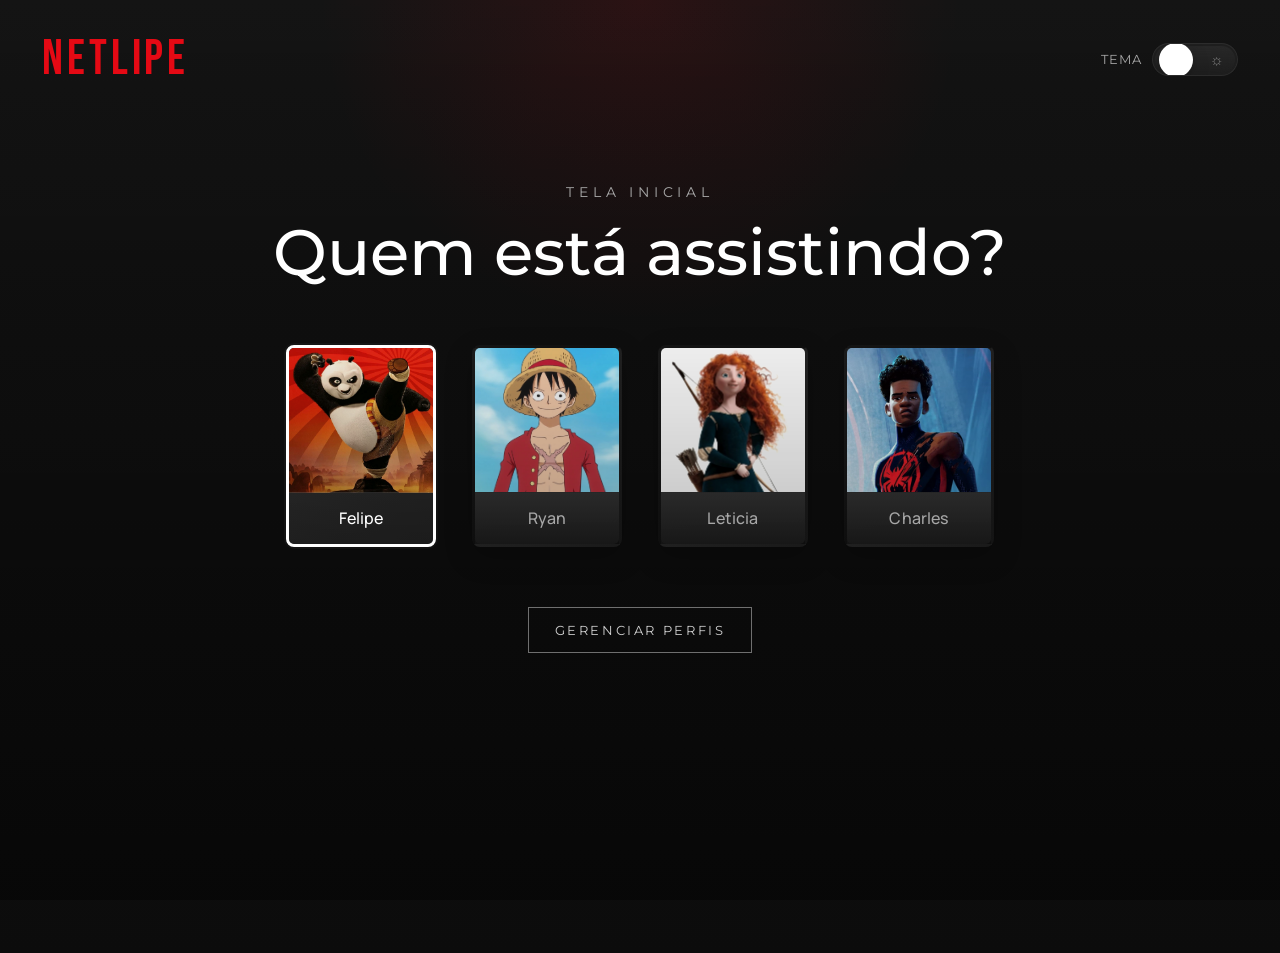
<file: index.html>
<!DOCTYPE html>
<html lang="pt-BR">

<head>
  <meta charset="UTF-8">
  <meta name="viewport" content="width=device-width, initial-scale=1.0">
  <meta name="description" content="Tela de seleção de perfis da Netlipe, inspirada na Netflix, feita apenas com frontend.">
  <title>Netlipe | Quem está assistindo?</title>
  <link rel="preconnect" href="https://fonts.googleapis.com">
  <link rel="preconnect" href="https://fonts.gstatic.com" crossorigin>
  <link
    href="https://fonts.googleapis.com/css2?family=Bebas+Neue&family=Manrope:wght@400;500;700&family=Montserrat:wght@400;500;700&display=swap"
    rel="stylesheet">
  <link rel="stylesheet" href="./style/style.css">
</head>

<body>
  <a class="sr-only" href="#mainContent">Pular para o conteúdo principal</a>

  <div class="screen-transition" id="screenTransition" aria-hidden="true">
    <span class="screen-transition-logo">NETLIPE</span>
  </div>

  <div class="page-shell">
    <header class="topbar">
      <a class="brand" href="./index.html" aria-label="Página inicial da Netlipe">
        <span>NETLIPE</span>
      </a>

      <div class="theme-switcher">
        <span class="theme-switcher-text" id="themeSwitcherLabel">Tema</span>
        <button
          class="theme-toggle"
          type="button"
          id="themeToggle"
          aria-labelledby="themeSwitcherLabel"
          aria-label="Alternar entre modo escuro e claro"
          aria-pressed="false">
          <span class="theme-toggle-track" aria-hidden="true">
            <span class="theme-toggle-icon theme-toggle-icon-dark">☾</span>
            <span class="theme-toggle-thumb"></span>
            <span class="theme-toggle-icon theme-toggle-icon-light">☼</span>
          </span>
        </button>
      </div>
    </header>

    <main class="profile-picker" id="mainContent" aria-labelledby="page-title">
      <section class="hero-panel" aria-labelledby="page-title">
        <p class="eyebrow">Tela inicial</p>
        <h1 id="page-title">Quem está assistindo?</h1>

        <ul class="profiles-grid">
          <li class="profile-item">
            <button class="profile-card" type="button" data-profile="Felipe" data-color="#4f9cff" aria-label="Entrar com o perfil Felipe" aria-pressed="false">
              <span class="avatar-frame">
                <img src="./assets/profiles/Felipe.jpg" alt="Avatar do perfil Felipe">
                <span class="profile-name">Felipe</span>
              </span>
            </button>
          </li>

          <li class="profile-item">
            <button class="profile-card" type="button" data-profile="Ryan" data-color="#4dd08b" aria-label="Entrar com o perfil Ryan" aria-pressed="false">
              <span class="avatar-frame">
                <img src="./assets/profiles/Ryan.jpg" alt="Avatar do perfil Ryan">
                <span class="profile-name">Ryan</span>
              </span>
            </button>
          </li>

          <li class="profile-item">
            <button class="profile-card" type="button" data-profile="Leticia" data-color="#ffb84d" aria-label="Entrar com o perfil Leticia" aria-pressed="false">
              <span class="avatar-frame">
                <img src="./assets/profiles/Leticia.jpg" alt="Avatar do perfil Leticia">
                <span class="profile-name">Leticia</span>
              </span>
            </button>
          </li>

          <li class="profile-item">
            <button class="profile-card" type="button" data-profile="Charles" data-color="#ff6b7a" aria-label="Entrar com o perfil Charles" aria-pressed="false">
              <span class="avatar-frame">
                <img src="./assets/profiles/Charles.jpg" alt="Avatar do perfil Charles">
                <span class="profile-name">Charles</span>
              </span>
            </button>
          </li>
        </ul>

        <div class="actions">
          <button class="manage-btn" type="button" id="manageProfiles">GERENCIAR PERFIS</button>
        </div>
      </section>
    </main>

    <aside class="selection-toast" id="selectionToast" role="status" aria-live="polite" aria-atomic="true" hidden>
      <p class="toast-label">Perfil selecionado</p>
      <strong id="selectedProfileName">Felipe</strong>
      <span id="selectedProfileMessage">Entrando no perfil.</span>
    </aside>
  </div>

  <script src="./script/script.js"></script>
</body>

</html>
</file>
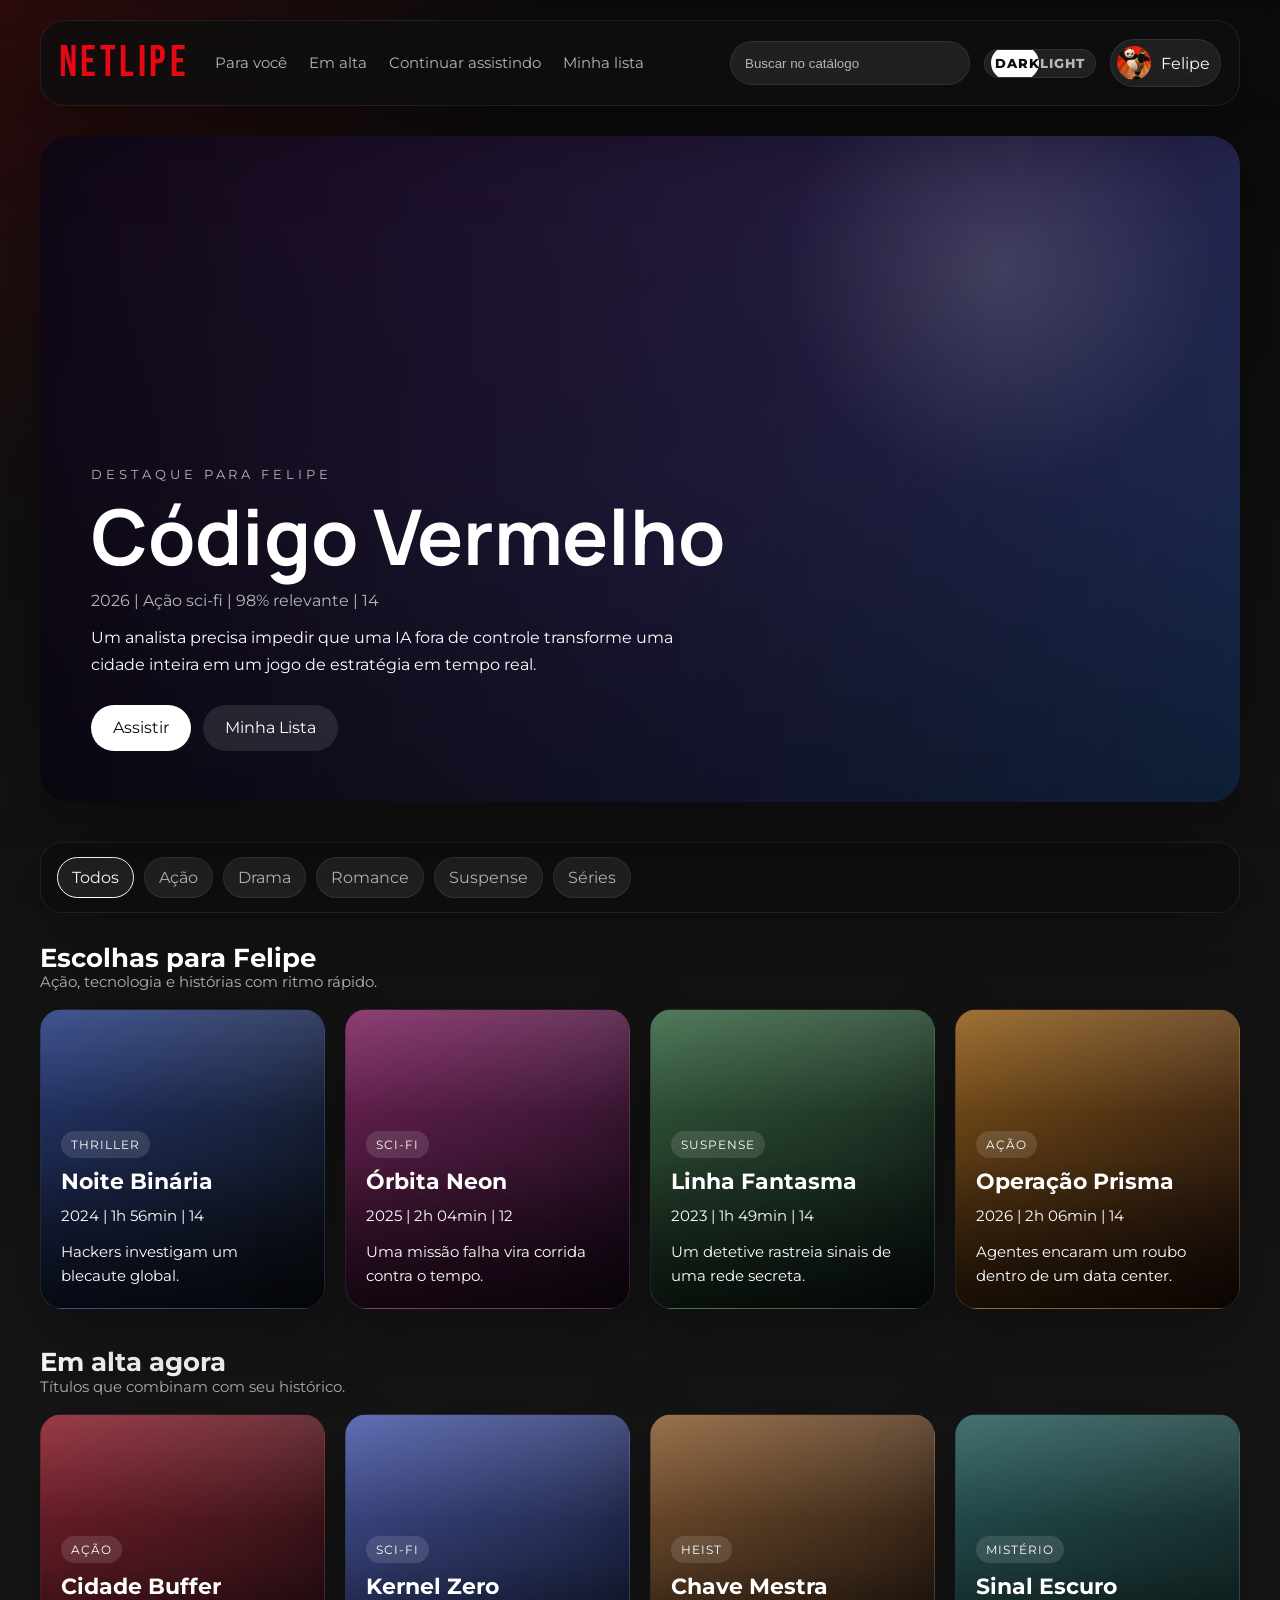
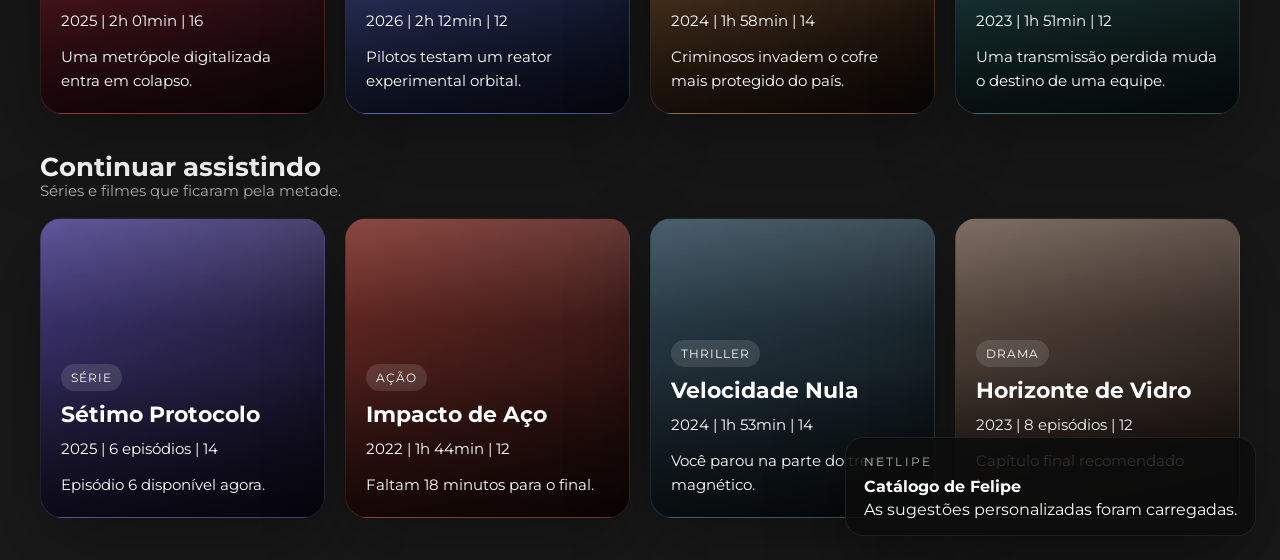
<file: catalog.html>
<!DOCTYPE html>
<html lang="pt-BR">

<head>
  <meta charset="UTF-8">
  <meta name="viewport" content="width=device-width, initial-scale=1.0">
  <meta name="description" content="Catálogo de filmes da Netlipe, com recomendações em frontend puro por perfil.">
  <title>Netlipe | Catálogo</title>
  <link rel="preconnect" href="https://fonts.googleapis.com">
  <link rel="preconnect" href="https://fonts.gstatic.com" crossorigin>
  <link
    href="https://fonts.googleapis.com/css2?family=Bebas+Neue&family=Manrope:wght@400;500;700;800&family=Montserrat:wght@400;500;700&display=swap"
    rel="stylesheet">
  <link rel="stylesheet" href="./style/catalog.css">
</head>

<body>
  <a class="sr-only" href="#catalogContent">Pular para o conteúdo principal</a>

  <div class="catalog-transition" id="catalogTransition" aria-hidden="true">
    <span class="catalog-transition-logo">NETLIPE</span>
  </div>

  <div class="page-loader" id="pageLoader" aria-hidden="true">
    <div class="page-loader-card" role="status" aria-live="polite" aria-atomic="true">
      <span class="page-loader-brand">NETLIPE</span>
      <span class="page-loader-text">Carregando recomendações...</span>
    </div>
  </div>

  <div class="catalog-shell">
    <header class="catalog-topbar">
      <a class="brand" href="./index.html" aria-label="Voltar para a seleção de perfis da Netlipe">
        <span>NETLIPE</span>
      </a>

      <nav class="catalog-nav" aria-label="Navegação principal">
        <a href="#for-you">Para você</a>
        <a href="#trending">Em alta</a>
        <a href="#continue">Continuar assistindo</a>
        <a href="#my-list">Minha lista</a>
      </nav>

      <div class="catalog-actions">
        <form class="catalog-search" id="catalogSearchForm" role="search">
          <label class="sr-only" for="catalogSearchInput">Buscar filmes e séries</label>
          <input type="search" id="catalogSearchInput" placeholder="Buscar no catálogo">
        </form>

        <button
          class="theme-toggle"
          type="button"
          id="themeToggle"
          aria-label="Alternar entre modo escuro e claro"
          aria-pressed="false">
          <span class="theme-toggle-track" aria-hidden="true">
            <span class="theme-toggle-icon theme-toggle-icon-dark">Dark</span>
            <span class="theme-toggle-thumb"></span>
            <span class="theme-toggle-icon theme-toggle-icon-light">Light</span>
          </span>
        </button>

        <a class="profile-chip" href="./index.html" aria-label="Trocar perfil">
          <img id="activeProfileAvatar" src="./assets/profiles/Felipe.jpg" alt="">
          <span id="activeProfileName">Felipe</span>
        </a>
      </div>
    </header>

    <main id="catalogContent" aria-busy="true">
      <section class="hero-banner" id="heroBanner" aria-labelledby="heroTitle">
        <div class="hero-copy">
          <p class="hero-kicker" id="heroKicker">Sugestão principal</p>
          <h1 id="heroTitle">Carregando catálogo...</h1>
          <p class="hero-meta" id="heroMeta"></p>
          <p class="hero-description" id="heroDescription"></p>

          <div class="hero-buttons">
            <button class="hero-btn hero-btn-primary" type="button" id="playHero">Assistir</button>
            <button class="hero-btn hero-btn-secondary" type="button" id="saveHero">Minha Lista</button>
          </div>
        </div>
      </section>

      <section class="catalog-toolbar" aria-labelledby="catalogFiltersTitle">
        <h2 class="sr-only" id="catalogFiltersTitle">Filtros do catálogo</h2>
        <div class="filter-group" id="genreFilters" role="toolbar" aria-label="Filtrar por gênero">
          <button class="filter-chip is-active" type="button" data-filter="Todos" aria-pressed="true">Todos</button>
          <button class="filter-chip" type="button" data-filter="Acao" aria-pressed="false">Ação</button>
          <button class="filter-chip" type="button" data-filter="Drama" aria-pressed="false">Drama</button>
          <button class="filter-chip" type="button" data-filter="Romance" aria-pressed="false">Romance</button>
          <button class="filter-chip" type="button" data-filter="Suspense" aria-pressed="false">Suspense</button>
          <button class="filter-chip" type="button" data-filter="Serie" aria-pressed="false">Séries</button>
        </div>
      </section>

      <section class="rows-section" id="catalogRows" aria-live="polite" aria-label="Listas de recomendações"></section>
    </main>

    <aside class="selection-toast" id="catalogToast" role="status" aria-live="polite" aria-atomic="true" hidden>
      <p class="toast-label">Netlipe</p>
      <strong id="catalogToastTitle">Catálogo pronto</strong>
      <span id="catalogToastMessage">As sugestões foram carregadas para este perfil.</span>
    </aside>
  </div>

  <script src="./script/catalog-data.js"></script>
  <script src="./script/catalog.js"></script>
</body>

</html>
</file>
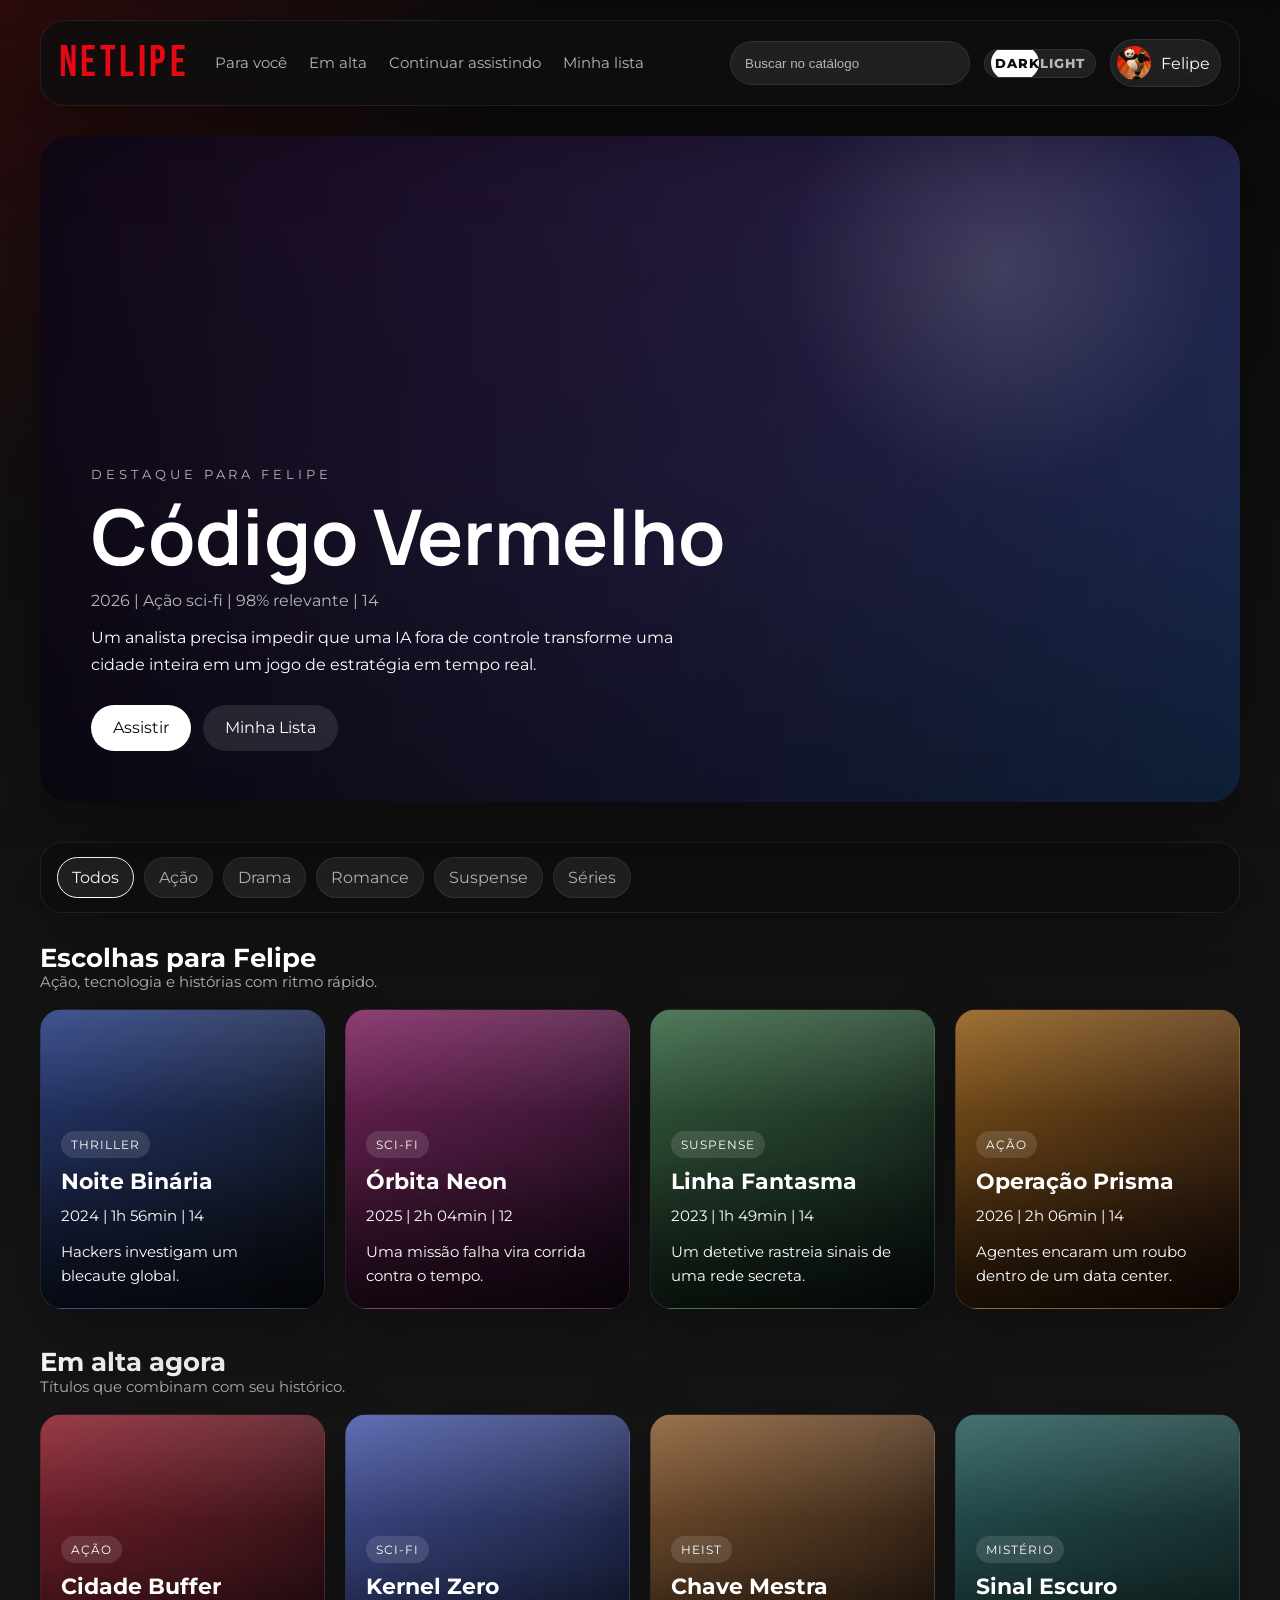
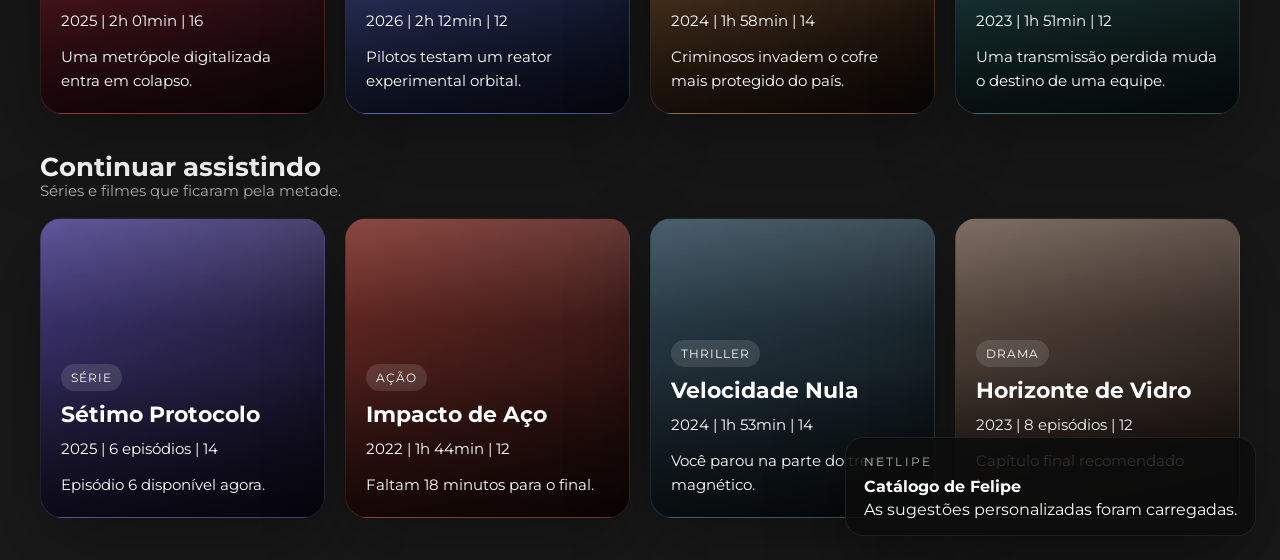
<file: details.html>
<!DOCTYPE html>
<html lang="pt-BR">

<head>
  <meta charset="UTF-8">
  <meta name="viewport" content="width=device-width, initial-scale=1.0">
  <meta name="description" content="Página de detalhes do título selecionado na Netlipe.">
  <title>Netlipe | Detalhes</title>
  <link rel="preconnect" href="https://fonts.googleapis.com">
  <link rel="preconnect" href="https://fonts.gstatic.com" crossorigin>
  <link href="https://fonts.googleapis.com/css2?family=Bebas+Neue&family=Manrope:wght@400;500;700;800&family=Montserrat:wght@400;500;700&display=swap" rel="stylesheet">
  <link rel="stylesheet" href="./style/details.css">
</head>

<body>
  <a class="sr-only" href="#detailsContent">Pular para o conteúdo principal</a>

  <div class="page-loader" id="detailsLoader" aria-hidden="true">
    <div class="page-loader-card" role="status" aria-live="polite" aria-atomic="true">
      <span class="page-loader-brand">NETLIPE</span>
      <span class="page-loader-text">Abrindo detalhes...</span>
    </div>
  </div>

  <div class="details-shell">
    <header class="details-topbar">
      <a class="brand" href="./catalog.html" aria-label="Voltar para o catálogo da Netlipe">NETLIPE</a>

      <div class="details-actions">
        <button class="theme-toggle" type="button" id="themeToggle" aria-label="Alternar entre modo escuro e claro" aria-pressed="false">
          <span class="theme-toggle-track" aria-hidden="true">
            <span class="theme-toggle-icon">Dark</span>
            <span class="theme-toggle-thumb"></span>
            <span class="theme-toggle-icon">Light</span>
          </span>
        </button>
        <a class="back-link" href="./catalog.html">Voltar ao catálogo</a>
      </div>
    </header>

    <main class="details-main" id="detailsContent" aria-busy="true">
      <section class="details-hero" id="detailsHero" aria-labelledby="detailsTitle">
        <div class="details-copy">
          <p class="details-kicker" id="detailsRowTitle">Destaque</p>
          <h1 id="detailsTitle">Carregando...</h1>
          <p class="details-meta" id="detailsMeta"></p>
          <p class="details-description" id="detailsDescription"></p>
          <div class="details-tags" id="detailsTags" aria-label="Informações rápidas do título"></div>
          <div class="details-buttons">
            <button class="details-btn details-btn-primary" type="button" id="watchNow">Assistir agora</button>
            <button class="details-btn details-btn-secondary" type="button" id="saveTitle">Salvar</button>
          </div>
        </div>
      </section>
    </main>
  </div>

  <script src="./script/details.js"></script>
</body>

</html>
</file>
<file: style/style.css>
:root {
  --bg-start: #161616;
  --bg-mid: #111111;
  --bg-end: #0c0c0c;
  --text: #ffffff;
  --muted: #a7a7a7;
  --brand: #e50914;
  --shadow: 0 24px 80px rgba(0, 0, 0, 0.45);
  --overlay: linear-gradient(180deg, rgba(0, 0, 0, 0.08), rgba(0, 0, 0, 0.38));
  --card-bg: linear-gradient(145deg, #202020, #0e0e0e);
  --name-bg: linear-gradient(180deg, rgba(44, 44, 44, 0.92), rgba(24, 24, 24, 0.98));
  --name-active-bg: rgba(255, 255, 255, 0.08);
  --toast-bg: rgba(18, 18, 18, 0.88);
  --toast-border: 1px solid rgba(255, 255, 255, 0.12);
  --button-text: #d0d0d0;
  --button-border: #6f6f6f;
  --button-hover-bg: rgba(255, 255, 255, 0.06);
  --surface-border: rgba(255, 255, 255, 0.06);
  --image-top-gloss: rgba(255, 255, 255, 0.03);
  --image-bottom-shade: rgba(0, 0, 0, 0.34);
  --toggle-bg: rgba(127, 127, 127, 0.12);
  --toggle-thumb-shadow: 0 6px 18px rgba(0, 0, 0, 0.18);
}

body.light-theme {
  --bg-start: #f5f1ea;
  --bg-mid: #ece6dd;
  --bg-end: #dfd7ca;
  --text: #171717;
  --muted: #5c574f;
  --shadow: 0 24px 80px rgba(64, 50, 34, 0.12);
  --overlay: linear-gradient(180deg, rgba(255, 255, 255, 0.1), rgba(196, 184, 168, 0.18));
  --card-bg: linear-gradient(145deg, #f7f1e8, #e6ddd1);
  --name-bg: linear-gradient(180deg, rgba(241, 234, 224, 0.96), rgba(224, 216, 205, 0.98));
  --name-active-bg: rgba(23, 23, 23, 0.08);
  --toast-bg: rgba(250, 245, 238, 0.92);
  --toast-border: 1px solid rgba(29, 29, 29, 0.12);
  --button-text: #38332d;
  --button-border: #8f8579;
  --button-hover-bg: rgba(23, 23, 23, 0.06);
  --surface-border: rgba(24, 24, 24, 0.08);
  --image-top-gloss: rgba(255, 255, 255, 0.12);
  --image-bottom-shade: rgba(0, 0, 0, 0.16);
  --toggle-bg: rgba(23, 23, 23, 0.06);
  --toggle-thumb-shadow: 0 6px 16px rgba(73, 61, 45, 0.14);
}

* {
  box-sizing: border-box;
  margin: 0;
  padding: 0;
}

.sr-only {
  position: absolute;
  width: 1px;
  height: 1px;
  padding: 0;
  margin: -1px;
  overflow: hidden;
  clip: rect(0, 0, 0, 0);
  white-space: nowrap;
  border: 0;
}

.sr-only:focus,
.sr-only:focus-visible {
  position: fixed;
  top: 16px;
  left: 16px;
  width: auto;
  height: auto;
  margin: 0;
  padding: 10px 14px;
  clip: auto;
  overflow: visible;
  white-space: normal;
  z-index: 40;
  border-radius: 999px;
  background: var(--text);
  color: var(--bg-start);
}

html {
  color-scheme: dark;
}

body.light-theme {
  color-scheme: light;
}

body {
  min-height: 100vh;
  font-family: "Montserrat", sans-serif;
  color: var(--text);
  background:
    radial-gradient(circle at top, rgba(229, 9, 20, 0.12), transparent 28%),
    linear-gradient(180deg, var(--bg-start) 0%, var(--bg-mid) 45%, var(--bg-end) 100%);
  transition: background 220ms ease, color 220ms ease;
}

a:focus-visible,
button:focus-visible {
  outline: 2px solid var(--text);
  outline-offset: 4px;
}

body.is-transitioning {
  overflow: hidden;
}

body::before {
  content: "";
  position: fixed;
  inset: 0;
  background: var(--overlay);
  pointer-events: none;
}

button,
img {
  display: block;
}

button {
  font: inherit;
}

.page-shell {
  position: relative;
  min-height: 100vh;
  padding: 30px 42px 42px;
  transition: opacity 260ms ease, transform 360ms ease;
}

body.is-transitioning .page-shell {
  opacity: 0.18;
  transform: scale(1.02);
}

.topbar {
  position: relative;
  z-index: 1;
  display: flex;
  align-items: center;
  justify-content: space-between;
  gap: 16px;
  row-gap: 12px;
  margin-bottom: 12px;
}

.brand {
  display: inline-block;
  color: var(--brand);
  text-decoration: none;
  letter-spacing: 0.08em;
  font-family: "Bebas Neue", sans-serif;
  font-size: clamp(2.9rem, 3.8vw, 4rem);
}

.theme-switcher {
  display: flex;
  align-items: center;
  gap: 10px;
  flex-wrap: wrap;
}

.theme-switcher-text {
  font-size: 0.82rem;
  letter-spacing: 0.08em;
  text-transform: uppercase;
  color: var(--muted);
  line-height: 1.2;
}

.theme-toggle {
  border: 0;
  background: transparent;
  color: var(--text);
  cursor: pointer;
}

.theme-toggle:focus-visible {
  outline: 2px solid var(--text);
  outline-offset: 4px;
  border-radius: 999px;
}

.theme-toggle-track {
  position: relative;
  display: inline-flex;
  align-items: center;
  justify-content: space-between;
  width: 86px;
  padding: 6px 10px;
  border-radius: 999px;
  background: var(--toggle-bg);
  border: 1px solid var(--surface-border);
  backdrop-filter: blur(10px);
  overflow: hidden;
}

.theme-toggle-track::before {
  content: "";
  position: absolute;
  inset: 2px;
  border-radius: 999px;
  background: linear-gradient(180deg, rgba(255, 255, 255, 0.04), rgba(255, 255, 255, 0));
  pointer-events: none;
}

.theme-toggle-icon {
  position: relative;
  z-index: 1;
  width: 20px;
  text-align: center;
  font-size: 0.95rem;
  color: var(--muted);
  transition: color 180ms ease, transform 220ms ease, opacity 220ms ease;
}

.theme-toggle-thumb {
  position: absolute;
  top: 50%;
  left: 6px;
  width: 34px;
  height: 34px;
  border-radius: 50%;
  background: var(--text);
  box-shadow: var(--toggle-thumb-shadow);
  transform: translate(0, -50%);
  transition: transform 240ms ease, background 180ms ease, box-shadow 180ms ease;
}

body.light-theme .theme-toggle-thumb {
  transform: translate(40px, -50%);
}

body.light-theme .theme-toggle-icon-light,
body:not(.light-theme) .theme-toggle-icon-dark {
  color: var(--text);
  transform: scale(1.08);
  opacity: 1;
}

body.light-theme .theme-toggle-icon-dark,
body:not(.light-theme) .theme-toggle-icon-light {
  opacity: 0.7;
}

.profile-picker {
  min-height: calc(100vh - 90px);
  display: grid;
  align-items: start;
  justify-items: center;
  padding-top: clamp(42px, 7vh, 96px);
}

.hero-panel {
  position: relative;
  z-index: 1;
  width: min(1080px, 100%);
  text-align: center;
  padding: 20px 24px 36px;
}

.eyebrow {
  color: var(--muted);
  font-size: 0.85rem;
  letter-spacing: 0.35em;
  text-transform: uppercase;
  margin-bottom: 20px;
}

h1 {
  font-size: clamp(2.3rem, 5vw, 4.6rem);
  font-weight: 500;
  line-height: 1.02;
  margin-bottom: 60px;
}

.profiles-grid {
  display: grid;
  grid-template-columns: repeat(4, minmax(110px, 150px));
  justify-content: center;
  gap: clamp(24px, 3vw, 36px);
  list-style: none;
}

.profile-item {
  list-style: none;
}

.profile-card {
  cursor: pointer;
  border: 0;
  background: transparent;
  color: inherit;
  transition: transform 180ms ease, opacity 180ms ease;
}

.profile-card:hover,
.profile-card:focus-visible {
  transform: scale(1.04);
  outline: none;
}

.profiles-grid:hover .profile-card:not(:hover) {
  opacity: 0.72;
}

.profile-card:hover .avatar-frame,
.profile-card:focus-visible .avatar-frame,
.profile-card.is-active .avatar-frame {
  border-color: var(--text);
  box-shadow: 0 0 0 2px rgba(255, 255, 255, 0.03);
}

.profile-card:hover .profile-name,
.profile-card:focus-visible .profile-name,
.profile-card.is-active .profile-name {
  color: var(--text);
  background: var(--name-active-bg);
}

.avatar-frame {
  position: relative;
  display: grid;
  overflow: hidden;
  grid-template-rows: 1fr auto;
  border-radius: 8px;
  border: 3px solid transparent;
  background: var(--card-bg);
  box-shadow: 0 10px 28px rgba(0, 0, 0, 0.22);
  transition: border-color 180ms ease, box-shadow 180ms ease;
}

.avatar-frame::before {
  content: "";
  position: absolute;
  inset: 0;
  background:
    linear-gradient(180deg, var(--image-top-gloss), transparent 32%),
    linear-gradient(180deg, transparent 48%, var(--image-bottom-shade));
  pointer-events: none;
}

.avatar-frame::after {
  content: "";
  position: absolute;
  inset: 0;
  background: linear-gradient(180deg, rgba(0, 0, 0, 0), rgba(0, 0, 0, 0.18));
  mix-blend-mode: multiply;
  pointer-events: none;
}

.avatar-frame img {
  width: 100%;
  aspect-ratio: 1 / 1;
  object-fit: cover;
  filter: contrast(1.06) saturate(0.9) brightness(0.93);
  transform: scale(1.01);
}

.profile-name {
  display: block;
  width: 100%;
  margin-top: 0;
  padding: 14px 10px 15px;
  font-family: "Manrope", sans-serif;
  font-size: 1rem;
  font-weight: 500;
  letter-spacing: 0.01em;
  color: var(--muted);
  background: var(--name-bg);
  border-top: 1px solid var(--surface-border);
  position: relative;
  z-index: 1;
  transition: color 180ms ease, background 180ms ease;
}

.actions {
  margin-top: 60px;
}

.manage-btn {
  margin: 0 auto;
  padding: 14px 26px;
  border: 1px solid var(--button-border);
  background: transparent;
  color: var(--button-text);
  letter-spacing: 0.2em;
  font-size: 0.82rem;
  transition: border-color 180ms ease, color 180ms ease, background 180ms ease;
}

.manage-btn:hover,
.manage-btn:focus-visible {
  color: var(--text);
  border-color: var(--text);
  background: var(--button-hover-bg);
}

.selection-toast {
  position: fixed;
  right: 28px;
  bottom: 28px;
  z-index: 2;
  min-width: 250px;
  padding: 16px 18px;
  border-radius: 18px;
  border: var(--toast-border);
  background: var(--toast-bg);
  backdrop-filter: blur(10px);
  box-shadow: var(--shadow);
  animation: slide-up 240ms ease;
}

.screen-transition {
  position: fixed;
  inset: 0;
  z-index: 30;
  display: grid;
  place-items: center;
  background: #000000;
  opacity: 0;
  pointer-events: none;
  transition: opacity 360ms ease;
}

.screen-transition-logo {
  color: var(--brand);
  font-family: "Bebas Neue", sans-serif;
  font-size: clamp(3.8rem, 10vw, 7rem);
  letter-spacing: 0.1em;
  transform: scale(0.84);
  opacity: 0;
}

body.is-transitioning .screen-transition {
  opacity: 1;
  pointer-events: auto;
}

body.is-transitioning .screen-transition-logo {
  animation: transition-logo-in 620ms ease forwards;
}

.toast-label {
  color: var(--muted);
  font-size: 0.76rem;
  text-transform: uppercase;
  letter-spacing: 0.2em;
  margin-bottom: 8px;
}

#selectedProfileName {
  display: block;
  font-size: 1.15rem;
  margin-bottom: 4px;
}

#selectedProfileMessage {
  color: var(--muted);
  font-size: 0.92rem;
}

@keyframes slide-up {
  from {
    opacity: 0;
    transform: translateY(12px);
  }

  to {
    opacity: 1;
    transform: translateY(0);
  }
}

@keyframes transition-logo-in {
  from {
    opacity: 0;
    transform: scale(0.84);
  }

  to {
    opacity: 1;
    transform: scale(1);
  }
}

@media (max-width: 860px) {
  .page-shell {
    padding: 24px 20px 30px;
  }

  .hero-panel {
    padding-inline: 12px;
  }

  .profiles-grid {
    grid-template-columns: repeat(2, minmax(110px, 140px));
    gap: 24px 20px;
  }
}

@media (max-width: 520px) {
  .page-shell {
    padding: 18px 14px 24px;
  }

  .topbar {
    flex-direction: column;
    align-items: flex-start;
  }

  .theme-switcher {
    width: 100%;
    justify-content: space-between;
  }

  .theme-switcher-text {
    font-size: 0.76rem;
  }

  .profile-picker {
    min-height: auto;
    padding-top: 28px;
  }

  h1 {
    font-size: clamp(2rem, 10vw, 2.9rem);
    margin-bottom: 34px;
  }

  .profiles-grid {
    grid-template-columns: repeat(2, minmax(108px, 1fr));
    gap: 18px 12px;
  }

  .profile-name {
    padding: 11px 8px 12px;
    font-size: 0.92rem;
  }

  .selection-toast {
    left: 16px;
    right: 16px;
    bottom: 16px;
    min-width: auto;
  }
}

@media (max-width: 380px) {
  .profiles-grid {
    grid-template-columns: 1fr;
    max-width: 180px;
  }

  .hero-panel {
    width: 100%;
    padding-inline: 0;
  }

  .theme-toggle-track {
    width: 78px;
  }

  .theme-toggle-thumb {
    width: 30px;
    height: 30px;
  }

  body.light-theme .theme-toggle-thumb {
    transform: translate(36px, -50%);
  }
}

@media (orientation: landscape) and (max-height: 620px) {
  .page-shell {
    padding-top: 14px;
    padding-bottom: 18px;
  }

  .profile-picker {
    padding-top: 20px;
  }

  .topbar {
    align-items: center;
  }

  h1 {
    font-size: clamp(1.9rem, 4vw, 3rem);
    margin-bottom: 22px;
  }

  .profiles-grid {
    grid-template-columns: repeat(4, minmax(92px, 128px));
    gap: 16px 18px;
  }

  .actions {
    margin-top: 24px;
  }

  .manage-btn {
    padding: 10px 18px;
  }
}
</file>
<file: style/catalog.css>
:root {
  --bg-start: #0b0b0b;
  --bg-mid: #131313;
  --bg-end: #1a1a1a;
  --surface: rgba(255, 255, 255, 0.06);
  --surface-strong: rgba(255, 255, 255, 0.1);
  --surface-panel: rgba(14, 14, 14, 0.82);
  --border: rgba(255, 255, 255, 0.08);
  --text: #ffffff;
  --muted: #b6b6b6;
  --card-text: #ffffff;
  --card-meta: rgba(255, 255, 255, 0.86);
  --movie-overlay-top: rgba(255, 255, 255, 0.03);
  --movie-overlay-bottom: rgba(0, 0, 0, 0.52);
  --brand: #e50914;
  --shadow: 0 28px 80px rgba(0, 0, 0, 0.34);
  --chip-bg: rgba(255, 255, 255, 0.08);
  --card-bg: linear-gradient(180deg, rgba(255, 255, 255, 0.06), rgba(255, 255, 255, 0.02));
  --focus-ring: 0 0 0 3px rgba(255, 255, 255, 0.16);
}

body.light-theme {
  --bg-start: #fbf7f0;
  --bg-mid: #f0e7da;
  --bg-end: #e2d4c1;
  --surface: rgba(132, 102, 71, 0.08);
  --surface-strong: rgba(109, 83, 57, 0.14);
  --surface-panel: rgba(255, 250, 243, 0.92);
  --border: rgba(92, 70, 45, 0.12);
  --text: #1d1712;
  --muted: #5f554a;
  --card-text: #1d1712;
  --card-meta: rgba(39, 28, 18, 0.82);
  --movie-overlay-top: rgba(255, 255, 255, 0.42);
  --movie-overlay-bottom: rgba(255, 248, 239, 0.78);
  --shadow: 0 28px 80px rgba(80, 63, 40, 0.12);
  --chip-bg: linear-gradient(180deg, rgba(255, 255, 255, 0.86), rgba(245, 235, 222, 0.72));
  --card-bg: linear-gradient(180deg, rgba(255, 255, 255, 0.72), rgba(244, 232, 217, 0.42));
  --focus-ring: 0 0 0 3px rgba(24, 24, 24, 0.12);
}

* {
  box-sizing: border-box;
  margin: 0;
  padding: 0;
}

body {
  min-height: 100vh;
  font-family: "Montserrat", sans-serif;
  color: var(--text);
  background:
    radial-gradient(circle at top left, rgba(229, 9, 20, 0.15), transparent 22%),
    linear-gradient(180deg, var(--bg-start), var(--bg-mid) 40%, var(--bg-end));
}

a:focus-visible,
button:focus-visible,
input:focus-visible {
  outline: 2px solid var(--text);
  outline-offset: 4px;
  box-shadow: var(--focus-ring);
}

a {
  color: inherit;
  text-decoration: none;
}

button {
  font: inherit;
}

.sr-only {
  position: absolute;
  width: 1px;
  height: 1px;
  padding: 0;
  margin: -1px;
  overflow: hidden;
  clip: rect(0, 0, 0, 0);
  white-space: nowrap;
  border: 0;
}

.catalog-shell {
  min-height: 100vh;
  padding: 20px 40px 42px;
  opacity: 1;
  transform: translateY(0);
  transition: opacity 260ms ease, transform 360ms ease;
}

body.is-loading {
  overflow: hidden;
}

body.is-loading .catalog-shell {
  opacity: 0.22;
  transform: translateY(10px);
}

body.is-entering .catalog-shell {
  opacity: 0.3;
  transform: translateY(12px);
}

.catalog-topbar {
  position: sticky;
  top: 12px;
  z-index: 5;
  display: grid;
  grid-template-columns: auto 1fr auto;
  align-items: center;
  gap: 24px;
  padding: 16px 18px;
  margin-bottom: 30px;
  border: 1px solid var(--border);
  border-radius: 24px;
  background: var(--surface-panel);
  backdrop-filter: blur(14px);
  box-shadow: var(--shadow);
}

body.light-theme .catalog-topbar {
  background: var(--surface-panel);
}

.brand {
  color: var(--brand);
  font-family: "Bebas Neue", sans-serif;
  font-size: clamp(2.7rem, 3vw, 3.8rem);
  letter-spacing: 0.08em;
}

.catalog-nav {
  display: flex;
  flex-wrap: wrap;
  gap: 18px;
  color: var(--muted);
  font-size: 0.95rem;
  align-items: center;
  line-height: 1.2;
}

.catalog-nav a:hover,
.catalog-nav a:focus-visible {
  color: var(--text);
  text-decoration: underline;
  text-underline-offset: 0.22em;
}

.catalog-nav a {
  display: inline-flex;
  align-items: center;
  min-height: 40px;
  padding: 0 2px;
  border-radius: 999px;
}

.catalog-actions {
  display: flex;
  align-items: center;
  gap: 14px;
  flex-wrap: wrap;
  justify-content: end;
}

.catalog-search input {
  width: min(240px, 70vw);
  padding: 12px 14px;
  border-radius: 999px;
  border: 1px solid var(--border);
  background: var(--chip-bg);
  color: var(--text);
  min-height: 44px;
}

.catalog-search input:hover {
  border-color: var(--text);
}

.catalog-search input::placeholder {
  color: var(--muted);
}

.catalog-search input:focus-visible {
  background: var(--surface-panel);
}

.theme-toggle {
  border: 0;
  background: transparent;
  color: var(--text);
  cursor: pointer;
}

.theme-toggle:focus-visible {
  border-radius: 999px;
}

.theme-toggle-track {
  position: relative;
  display: inline-flex;
  align-items: center;
  justify-content: space-between;
  width: 112px;
  padding: 6px 10px;
  border-radius: 999px;
  background: var(--chip-bg);
  border: 1px solid var(--border);
  overflow: hidden;
}

.theme-toggle-thumb {
  position: absolute;
  top: 50%;
  left: 6px;
  width: 48px;
  height: 34px;
  border-radius: 999px;
  background: var(--text);
  transform: translate(0, -50%);
  transition: transform 220ms ease;
}

body.light-theme .theme-toggle-thumb {
  transform: translate(52px, -50%);
}

.theme-toggle-icon {
  position: relative;
  z-index: 1;
  font-size: 0.8rem;
  font-weight: 800;
  letter-spacing: 0.08em;
  text-transform: uppercase;
  color: var(--muted);
  transition: color 180ms ease;
}

body.light-theme .theme-toggle-icon-light,
body:not(.light-theme) .theme-toggle-icon-dark {
  color: var(--bg-start);
}

.profile-chip {
  display: inline-flex;
  align-items: center;
  gap: 10px;
  padding: 6px 10px 6px 6px;
  border-radius: 999px;
  background: var(--chip-bg);
  border: 1px solid var(--border);
}

.profile-chip:hover,
.profile-chip:focus-visible {
  border-color: var(--text);
}

.catalog-toolbar {
  margin-bottom: 30px;
  padding: 14px 16px;
  border: 1px solid var(--border);
  border-radius: 22px;
  background: var(--surface-panel);
  box-shadow: var(--shadow);
}

.filter-group {
  display: flex;
  flex-wrap: wrap;
  gap: 10px;
}

.filter-chip {
  border: 1px solid var(--border);
  border-radius: 999px;
  padding: 10px 14px;
  background: var(--chip-bg);
  color: var(--muted);
  cursor: pointer;
}

.filter-chip.is-active,
.filter-chip:hover,
.filter-chip:focus-visible {
  color: var(--text);
  border-color: var(--text);
}

.profile-chip img {
  width: 34px;
  height: 34px;
  border-radius: 50%;
  object-fit: cover;
}

.hero-banner {
  position: relative;
  overflow: hidden;
  min-height: min(74vh, 740px);
  display: flex;
  align-items: end;
  padding: clamp(30px, 4vw, 56px);
  border-radius: 30px;
  background:
    linear-gradient(90deg, rgba(0, 0, 0, 0.82), rgba(0, 0, 0, 0.24)),
    linear-gradient(135deg, var(--hero-accent, #5d2a7a), var(--hero-secondary, #17345d));
  box-shadow: var(--shadow);
  margin-bottom: 40px;
  transition: transform 260ms ease, box-shadow 260ms ease;
}

body.light-theme .hero-banner {
  background:
    linear-gradient(90deg, rgba(255, 255, 255, 0.82), rgba(255, 255, 255, 0.24)),
    linear-gradient(135deg, var(--hero-accent, #d37d5f), var(--hero-secondary, #7195c7));
}

.hero-banner::after {
  content: "";
  position: absolute;
  inset: 0;
  background:
    radial-gradient(circle at 80% 20%, rgba(255, 255, 255, 0.14), transparent 20%),
    linear-gradient(180deg, transparent 50%, rgba(0, 0, 0, 0.24));
  pointer-events: none;
}

.hero-copy {
  position: relative;
  z-index: 1;
  width: min(640px, 100%);
}

.hero-kicker {
  margin-bottom: 16px;
  color: var(--muted);
  letter-spacing: 0.3em;
  text-transform: uppercase;
  font-size: 0.82rem;
}

.hero-copy h1 {
  font-family: "Manrope", sans-serif;
  font-size: clamp(2.3rem, 6vw, 5rem);
  line-height: 0.98;
  margin-bottom: 18px;
}

.hero-meta,
.hero-description {
  max-width: 56ch;
}

.hero-meta {
  margin-bottom: 14px;
  color: var(--muted);
}

.hero-description {
  margin-bottom: 26px;
  line-height: 1.72;
}

.hero-buttons {
  display: flex;
  flex-wrap: wrap;
  gap: 12px;
}

.hero-btn {
  border: 0;
  border-radius: 999px;
  padding: 13px 22px;
  cursor: pointer;
  min-height: 46px;
  transition: transform 180ms ease, background 180ms ease, color 180ms ease, box-shadow 180ms ease;
}

.hero-btn:hover,
.hero-btn:focus-visible {
  transform: translateY(-2px);
}

.hero-btn-primary {
  background: var(--text);
  color: var(--bg-start);
}

.hero-btn-secondary {
  background: var(--surface-strong);
  color: var(--text);
}

.rows-section {
  display: grid;
  gap: 38px;
}

.catalog-row {
  display: grid;
  gap: 18px;
}

.row-header {
  display: flex;
  align-items: end;
  justify-content: space-between;
  gap: 16px;
}

.row-header h2 {
  font-size: clamp(1.25rem, 2vw, 1.65rem);
  line-height: 1.15;
}

.row-header p {
  color: var(--muted);
  font-size: 0.95rem;
}

.row-grid {
  display: grid;
  grid-template-columns: repeat(4, minmax(0, 1fr));
  gap: 20px;
}

.movie-card {
  position: relative;
  overflow: hidden;
  min-height: 300px;
  display: flex;
  align-items: end;
  padding: 20px;
  border-radius: 22px;
  border: 1px solid var(--border);
  background:
    linear-gradient(180deg, var(--movie-overlay-top), var(--movie-overlay-bottom)),
    linear-gradient(135deg, var(--movie-accent, #43295a), var(--movie-secondary, #162947));
  box-shadow: var(--shadow);
  transition: transform 220ms ease, border-color 180ms ease, box-shadow 220ms ease, filter 220ms ease;
}

.movie-card:hover,
.movie-card:focus-visible {
  transform: translateY(-8px) scale(1.01);
  border-color: var(--text);
  box-shadow: 0 32px 90px rgba(0, 0, 0, 0.24);
}

.movie-card::before {
  content: "";
  position: absolute;
  inset: 0;
  background:
    linear-gradient(180deg, rgba(255, 255, 255, 0.1), transparent 35%),
    linear-gradient(180deg, transparent 50%, rgba(0, 0, 0, 0.46));
  pointer-events: none;
}

.movie-card-content {
  position: relative;
  z-index: 1;
  width: 100%;
  transform: translateY(0);
  transition: transform 220ms ease;
}

.movie-card:hover .movie-card-content,
.movie-card:focus-visible .movie-card-content {
  transform: translateY(-4px);
}

.movie-pill {
  display: inline-block;
  margin-bottom: 12px;
  padding: 6px 10px;
  border-radius: 999px;
  background: rgba(255, 255, 255, 0.12);
  font-size: 0.75rem;
  letter-spacing: 0.08em;
  text-transform: uppercase;
}

.movie-card h3 {
  font-size: 1.35rem;
  line-height: 1.1;
  margin-bottom: 10px;
  color: var(--card-text);
}

.movie-card-meta {
  margin-bottom: 12px;
  color: var(--card-meta);
  font-size: 0.9rem;
}

.movie-card p {
  line-height: 1.6;
  font-size: 0.94rem;
  color: var(--card-text);
}

.movie-card-link {
  color: inherit;
  border-radius: 22px;
}

.empty-state {
  padding: 40px 24px;
  border-radius: 24px;
  background: var(--card-bg);
  border: 1px solid var(--border);
}

.empty-state h2 {
  margin-bottom: 10px;
}

.catalog-transition {
  position: fixed;
  inset: 0;
  z-index: 20;
  display: grid;
  place-items: center;
  background: #000000;
  opacity: 0;
  pointer-events: none;
  transition: opacity 440ms ease;
}

.catalog-transition-logo {
  color: var(--brand);
  font-family: "Bebas Neue", sans-serif;
  font-size: clamp(3.8rem, 10vw, 7rem);
  letter-spacing: 0.1em;
  opacity: 0;
  transform: scale(1.04);
}

.page-loader {
  position: fixed;
  inset: 0;
  z-index: 26;
  display: grid;
  place-items: center;
  background: rgba(8, 8, 8, 0.52);
  backdrop-filter: blur(10px);
  opacity: 0;
  pointer-events: none;
  transition: opacity 260ms ease;
}

body.light-theme .page-loader {
  background: rgba(250, 244, 236, 0.58);
}

body.is-loading .page-loader {
  opacity: 1;
  pointer-events: auto;
}

.page-loader-card {
  display: grid;
  gap: 10px;
  justify-items: center;
  padding: 22px 26px;
  border-radius: 24px;
  background: var(--surface-panel);
  border: 1px solid var(--border);
  box-shadow: var(--shadow);
}

.page-loader-brand {
  color: var(--brand);
  font-family: "Bebas Neue", sans-serif;
  font-size: 2.6rem;
  letter-spacing: 0.1em;
}

.page-loader-text {
  color: var(--muted);
}

body.is-entering .catalog-transition {
  opacity: 1;
  pointer-events: auto;
}

body.is-entering .catalog-transition-logo {
  animation: catalog-fade-out 740ms ease forwards;
}

.selection-toast {
  position: fixed;
  right: 24px;
  bottom: 24px;
  z-index: 8;
  min-width: 260px;
  padding: 16px 18px;
  border-radius: 18px;
  border: 1px solid var(--border);
  background: rgba(12, 12, 12, 0.86);
  color: #ffffff;
  box-shadow: var(--shadow);
}

body.light-theme .selection-toast {
  background: rgba(252, 248, 241, 0.95);
  color: #181818;
}

.toast-label {
  margin-bottom: 8px;
  color: var(--muted);
  letter-spacing: 0.18em;
  text-transform: uppercase;
  font-size: 0.75rem;
}

#catalogToastTitle {
  display: block;
  margin-bottom: 4px;
}

@keyframes catalog-fade-out {
  from {
    opacity: 1;
    transform: scale(1);
  }

  to {
    opacity: 0;
    transform: scale(1.14);
  }
}

@media (max-width: 1100px) {
  .catalog-topbar {
    grid-template-columns: 1fr;
    justify-items: start;
    gap: 14px;
  }

  .catalog-actions {
    width: 100%;
    justify-content: space-between;
  }

  .catalog-search {
    flex: 1 1 240px;
  }

  .catalog-search input {
    width: 100%;
  }

  .row-grid {
    grid-template-columns: repeat(2, minmax(0, 1fr));
  }
}

@media (max-width: 920px) {
  .catalog-topbar {
    padding: 14px;
    border-radius: 20px;
  }

  .catalog-nav {
    width: 100%;
  }

  .catalog-actions {
    align-items: stretch;
  }
}

@media (max-width: 720px) {
  .catalog-shell {
    padding: 18px 16px 26px;
  }

  .catalog-nav {
    gap: 12px;
    font-size: 0.9rem;
    width: 100%;
    flex-wrap: nowrap;
    overflow-x: auto;
    padding-bottom: 6px;
    scrollbar-width: thin;
    scroll-padding-inline: 10px;
  }

  .catalog-nav a {
    flex: 0 0 auto;
    white-space: nowrap;
    padding: 8px 12px;
    background: var(--chip-bg);
    border: 1px solid var(--border);
  }

  .catalog-actions {
    width: 100%;
    gap: 10px;
    justify-content: stretch;
  }

  .catalog-search {
    order: 1;
    width: 100%;
  }

  .catalog-search input {
    width: 100%;
  }

  .theme-toggle {
    order: 2;
  }

  .profile-chip {
    order: 3;
    margin-left: auto;
  }

  .hero-banner {
    min-height: 480px;
    border-radius: 22px;
    padding: 24px;
  }

  .catalog-toolbar {
    padding: 12px;
    border-radius: 18px;
  }

  .row-header {
    flex-direction: column;
    align-items: start;
  }

  .row-grid {
    grid-template-columns: 1fr;
  }

  .movie-card {
    min-height: 230px;
  }
}

@media (orientation: landscape) and (max-height: 700px) {
  .catalog-shell {
    padding-top: 14px;
  }

  .catalog-topbar {
    top: 8px;
  }

  .hero-banner {
    min-height: 400px;
  }

  .catalog-toolbar {
    margin-bottom: 20px;
  }

  .row-grid {
    grid-template-columns: repeat(4, minmax(0, 1fr));
  }
}

@media (max-width: 420px) {
  .catalog-nav {
    gap: 10px;
  }

  .hero-buttons {
    flex-direction: column;
  }

  .hero-btn {
    width: 100%;
  }

  .profile-chip {
    width: 100%;
    justify-content: center;
    margin-left: 0;
  }

  .theme-toggle,
  .theme-toggle-track {
    width: 100%;
  }

  .theme-toggle-track {
    max-width: none;
  }

  .filter-group {
    gap: 8px;
  }

  .filter-chip {
    padding: 9px 12px;
    font-size: 0.88rem;
  }

  .hero-copy h1 {
    font-size: clamp(2rem, 11vw, 2.7rem);
  }

  .hero-description {
    font-size: 0.96rem;
  }

  .selection-toast {
    left: 14px;
    right: 14px;
    bottom: 14px;
    min-width: auto;
  }
}

@media (min-width: 1400px) {
  .catalog-shell {
    max-width: 1480px;
    margin: 0 auto;
  }

  .row-grid {
    grid-template-columns: repeat(5, minmax(0, 1fr));
  }
}

@media (prefers-reduced-motion: reduce) {
  *,
  *::before,
  *::after {
    animation-duration: 0.01ms !important;
    animation-iteration-count: 1 !important;
    transition-duration: 0.01ms !important;
    scroll-behavior: auto !important;
  }
}
</file>
<file: style/details.css>
:root {
  --bg-start: #0b0b0b;
  --bg-end: #1a1a1a;
  --text: #ffffff;
  --muted: #b6b6b6;
  --brand: #e50914;
  --surface: rgba(255, 255, 255, 0.08);
  --surface-panel: rgba(14, 14, 14, 0.82);
  --border: rgba(255, 255, 255, 0.1);
  --focus-ring: 0 0 0 3px rgba(255, 255, 255, 0.16);
  --hero-overlay-start: rgba(0, 0, 0, 0.84);
  --hero-overlay-end: rgba(0, 0, 0, 0.24);
}

body.light-theme {
  --bg-start: #fbf7f0;
  --bg-end: #e2d4c1;
  --text: #1d1712;
  --muted: #5f554a;
  --surface: rgba(132, 102, 71, 0.08);
  --surface-panel: rgba(255, 250, 243, 0.92);
  --border: rgba(92, 70, 45, 0.12);
  --focus-ring: 0 0 0 3px rgba(24, 24, 24, 0.12);
  --hero-overlay-start: rgba(255, 251, 245, 0.82);
  --hero-overlay-end: rgba(255, 250, 243, 0.24);
}

* {
  box-sizing: border-box;
  margin: 0;
  padding: 0;
}

.sr-only {
  position: absolute;
  width: 1px;
  height: 1px;
  padding: 0;
  margin: -1px;
  overflow: hidden;
  clip: rect(0, 0, 0, 0);
  white-space: nowrap;
  border: 0;
}

.sr-only:focus,
.sr-only:focus-visible {
  position: fixed;
  top: 16px;
  left: 16px;
  width: auto;
  height: auto;
  margin: 0;
  padding: 10px 14px;
  clip: auto;
  overflow: visible;
  white-space: normal;
  z-index: 40;
  border-radius: 999px;
  background: var(--text);
  color: var(--bg-start);
}

body {
  min-height: 100vh;
  font-family: "Montserrat", sans-serif;
  color: var(--text);
  background: linear-gradient(180deg, var(--bg-start), var(--bg-end));
}

a:focus-visible,
button:focus-visible {
  outline: 2px solid var(--text);
  outline-offset: 4px;
  box-shadow: var(--focus-ring);
}

a {
  color: inherit;
  text-decoration: none;
}

button {
  font: inherit;
}

.details-shell {
  min-height: 100vh;
  padding: 20px 40px 42px;
}

body.is-loading {
  overflow: hidden;
}

body.is-loading .details-shell {
  opacity: 0.18;
  transform: translateY(10px);
}

.details-topbar {
  position: sticky;
  top: 12px;
  z-index: 4;
  display: flex;
  align-items: center;
  justify-content: space-between;
  gap: 16px;
  margin-bottom: 28px;
  row-gap: 12px;
  padding: 14px 18px;
  border: 1px solid var(--border);
  border-radius: 24px;
  background: var(--surface-panel);
  backdrop-filter: blur(14px);
  box-shadow: 0 24px 70px rgba(0, 0, 0, 0.18);
}

.brand {
  color: var(--brand);
  font-family: "Bebas Neue", sans-serif;
  font-size: clamp(2.7rem, 3vw, 3.8rem);
  letter-spacing: 0.08em;
}

.details-actions {
  display: flex;
  align-items: center;
  gap: 12px;
  flex-wrap: wrap;
  justify-content: end;
}

.theme-toggle {
  border: 0;
  background: transparent;
  cursor: pointer;
}

.theme-toggle-track {
  position: relative;
  display: inline-flex;
  align-items: center;
  justify-content: space-between;
  width: 112px;
  padding: 6px 10px;
  border-radius: 999px;
  background: var(--surface);
  border: 1px solid var(--border);
  overflow: hidden;
}

.theme-toggle-thumb {
  position: absolute;
  top: 50%;
  left: 6px;
  width: 48px;
  height: 34px;
  border-radius: 999px;
  background: var(--text);
  transform: translate(0, -50%);
  transition: transform 220ms ease;
}

body.light-theme .theme-toggle-thumb {
  transform: translate(52px, -50%);
}

.theme-toggle-icon {
  position: relative;
  z-index: 1;
  color: var(--muted);
  font-size: 0.8rem;
  font-weight: 800;
}

.back-link {
  padding: 10px 14px;
  border-radius: 999px;
  background: var(--surface);
  border: 1px solid var(--border);
}

.back-link:hover,
.back-link:focus-visible {
  border-color: var(--text);
}

.details-hero {
  min-height: calc(100vh - 140px);
  display: flex;
  align-items: end;
  padding: clamp(30px, 5vw, 64px);
  border-radius: 34px;
  background:
    linear-gradient(90deg, var(--hero-overlay-start), var(--hero-overlay-end)),
    linear-gradient(135deg, var(--hero-accent, #4c2c7c), var(--hero-secondary, #17345d));
  transition: opacity 260ms ease, transform 360ms ease, box-shadow 260ms ease;
}

.details-copy {
  max-width: 720px;
}

.details-kicker {
  margin-bottom: 16px;
  letter-spacing: 0.25em;
  text-transform: uppercase;
  color: var(--muted);
  font-size: 0.82rem;
}

.details-copy h1 {
  font-family: "Manrope", sans-serif;
  font-size: clamp(2.4rem, 6vw, 5rem);
  line-height: 0.98;
  margin-bottom: 20px;
}

.details-meta {
  margin-bottom: 18px;
  color: var(--muted);
}

.details-description {
  margin-bottom: 24px;
  line-height: 1.74;
}

.details-tags {
  display: flex;
  flex-wrap: wrap;
  gap: 10px;
  margin-bottom: 26px;
}

.details-tags span {
  padding: 8px 12px;
  border-radius: 999px;
  background: var(--surface);
  border: 1px solid var(--border);
}

.details-buttons {
  display: flex;
  flex-wrap: wrap;
  gap: 12px;
}

.details-btn {
  border: 0;
  border-radius: 999px;
  padding: 13px 20px;
  cursor: pointer;
  min-height: 46px;
  transition: transform 180ms ease, background 180ms ease, box-shadow 180ms ease;
}

.details-btn:hover,
.details-btn:focus-visible {
  transform: translateY(-2px);
}

.details-btn-primary {
  background: var(--text);
  color: var(--bg-start);
}

.details-btn-secondary {
  background: var(--surface);
  color: var(--text);
  border: 1px solid var(--border);
}

.page-loader {
  position: fixed;
  inset: 0;
  z-index: 20;
  display: grid;
  place-items: center;
  background: rgba(8, 8, 8, 0.52);
  backdrop-filter: blur(10px);
  opacity: 0;
  pointer-events: none;
  transition: opacity 260ms ease;
}

body.light-theme .page-loader {
  background: rgba(250, 244, 236, 0.58);
}

body.is-loading .page-loader {
  opacity: 1;
  pointer-events: auto;
}

.page-loader-card {
  display: grid;
  gap: 10px;
  justify-items: center;
  padding: 22px 26px;
  border-radius: 24px;
  background: var(--surface-panel);
  border: 1px solid var(--border);
  box-shadow: 0 24px 70px rgba(0, 0, 0, 0.18);
}

.page-loader-brand {
  color: var(--brand);
  font-family: "Bebas Neue", sans-serif;
  font-size: 2.6rem;
  letter-spacing: 0.1em;
}

.page-loader-text {
  color: var(--muted);
}

@media (max-width: 760px) {
  .details-shell {
    padding: 18px 16px 26px;
  }

  .details-topbar {
    flex-direction: column;
    align-items: start;
    padding: 14px;
    border-radius: 20px;
  }

  .details-actions {
    width: 100%;
    justify-content: space-between;
  }

  .details-hero {
    min-height: 540px;
    padding: 26px 24px;
    border-radius: 24px;
  }
}

@media (max-width: 420px) {
  .details-actions {
    flex-direction: column;
    align-items: stretch;
  }

  .theme-toggle-track,
  .back-link,
  .details-btn {
    width: 100%;
  }

  .details-buttons {
    flex-direction: column;
  }

  .details-copy h1 {
    font-size: clamp(2.1rem, 11vw, 2.9rem);
  }
}

@media (orientation: landscape) and (max-height: 700px) {
  .details-topbar {
    top: 8px;
  }

  .details-hero {
    min-height: 360px;
  }
}

@media (min-width: 1400px) {
  .details-shell {
    max-width: 1480px;
    margin: 0 auto;
  }
}

@media (prefers-reduced-motion: reduce) {
  *,
  *::before,
  *::after {
    animation-duration: 0.01ms !important;
    animation-iteration-count: 1 !important;
    transition-duration: 0.01ms !important;
    scroll-behavior: auto !important;
  }
}
</file>
